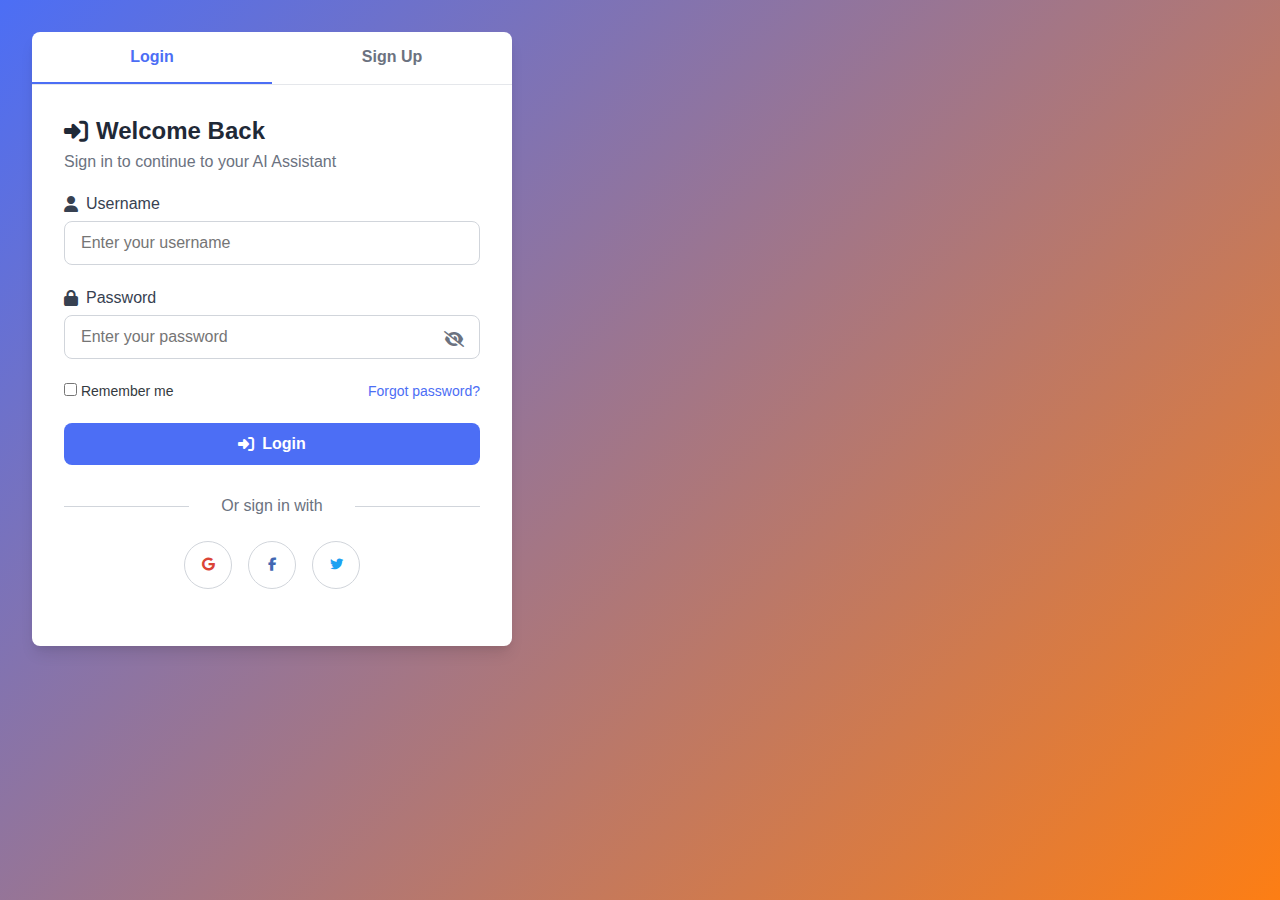
<file: frontend/index.html>
<!DOCTYPE html>
<html lang="en">
<head>
    <meta charset="UTF-8">
    <meta name="viewport" content="width=device-width, initial-scale=1.0">
    <title>AI Assistant Platform</title>
    <link rel="stylesheet" href="styles.css">
    <!-- Add Font Awesome for icons -->
    <link rel="stylesheet" href="https://cdnjs.cloudflare.com/ajax/libs/font-awesome/6.4.0/css/all.min.css">
</head>
<body>
    <div id="app">
        <!-- Login/Signup Container will be shown first -->
        <div id="auth-container" class="visible">
            <div class="auth-box">
                <div class="tabs">
                    <div class="tab active" data-tab="login">Login</div>
                    <div class="tab" data-tab="signup">Sign Up</div>
                </div>
                
                <div id="login-form" class="form-container visible">
                    <h2><i class="fas fa-sign-in-alt"></i> Welcome Back</h2>
                    <p class="form-subtitle">Sign in to continue to your AI Assistant</p>
                    
                    <div class="input-group">
                        <label for="login-username"><i class="fas fa-user"></i> Username</label>
                        <input type="text" id="login-username" placeholder="Enter your username">
                    </div>
                    
                    <div class="input-group">
                        <label for="login-password"><i class="fas fa-lock"></i> Password</label>
                        <input type="password" id="login-password" placeholder="Enter your password">
                        <i class="fas fa-eye-slash toggle-password"></i>
                    </div>
                    
                    <div class="remember-forgot">
                        <div>
                            <input type="checkbox" id="remember-me">
                            <label for="remember-me">Remember me</label>
                        </div>
                        <a href="#" class="forgot-link">Forgot password?</a>
                    </div>
                    
                    <button id="login-button" class="primary-button">
                        <i class="fas fa-sign-in-alt"></i> Login
                    </button>
                    
                    <div class="social-login">
                        <p>Or sign in with</p>
                        <div class="social-icons">
                            <button class="social-btn google"><i class="fab fa-google"></i></button>
                            <button class="social-btn facebook"><i class="fab fa-facebook-f"></i></button>
                            <button class="social-btn twitter"><i class="fab fa-twitter"></i></button>
                        </div>
                    </div>
                </div>
                
                <div id="signup-form" class="form-container">
                    <h2><i class="fas fa-user-plus"></i> Create Account</h2>
                    <p class="form-subtitle">Get started with your AI Assistant</p>
                    
                    <div class="input-group">
                        <label for="signup-username"><i class="fas fa-user"></i> Username</label>
                        <input type="text" id="signup-username" placeholder="Choose a username">
                    </div>
                    
                    <div class="input-group">
                        <label for="signup-email"><i class="fas fa-envelope"></i> Email</label>
                        <input type="email" id="signup-email" placeholder="Enter your email">
                    </div>
                    
                    <div class="input-group">
                        <label for="signup-password"><i class="fas fa-lock"></i> Password</label>
                        <input type="password" id="signup-password" placeholder="Create a password">
                        <i class="fas fa-eye-slash toggle-password"></i>
                    </div>
                    
                    <div class="input-group">
                        <label for="signup-confirm"><i class="fas fa-lock"></i> Confirm Password</label>
                        <input type="password" id="signup-confirm" placeholder="Confirm your password">
                    </div>
                    
                    <div class="terms">
                        <input type="checkbox" id="agree-terms">
                        <label for="agree-terms">I agree to the <a href="#">Terms of Service</a> and <a href="#">Privacy Policy</a></label>
                    </div>
                    
                    <button id="signup-button" class="primary-button">
                        <i class="fas fa-user-plus"></i> Create Account
                    </button>
                </div>
            </div>
        </div>
        
        <!-- Main Application (will be shown after login) -->
        <div id="main-app" class="hidden">
            <!-- Your existing app content -->
            <div class="telegram-settings-section">
                <h2><i class="fab fa-telegram"></i> Telegram Integration</h2>
                <div class="status-indicator">
                    <div id="telegram-status-light" class="status-light disconnected"></div>
                    <span id="telegram-status-text">Checking connection...</span>
                </div>
                
                <div class="telegram-instructions">
                    <h3>Connect to Telegram</h3>
                    <p>Use our AI assistant directly in Telegram by following these steps:</p>
                    <ol>
                        <li>Open Telegram and search for <span id="bot-username">@YourAIAssistantBot</span></li>
                        <li>Start a conversation with the bot by clicking "Start"</li>
                        <li>Send a message to begin chatting with the AI</li>
                    </ol>
                    
                    <div class="qr-section">
                        <p>Or scan this QR code:</p>
                        <div id="telegram-qr-code"></div>
                    </div>
                </div>
                
                <div class="troubleshooting">
                    <h3>Troubleshooting</h3>
                    <p>If you're having trouble connecting to Telegram:</p>
                    <ul>
                        <li>Check your internet connection</li>
                        <li>Make sure the bot is active by visiting <a id="bot-link" href="#" target="_blank">the bot on Telegram</a></li>
                        <li>Try restarting the application</li>
                    </ul>
                </div>
            </div>
        </div>
    </div>
    
    <script src="api.js"></script>
    <script src="script.js"></script>
    <script>
        // Authentication UI Logic
        document.addEventListener('DOMContentLoaded', function() {
            // Tab switching
            const tabs = document.querySelectorAll('.tab');
            const loginForm = document.getElementById('login-form');
            const signupForm = document.getElementById('signup-form');
            
            tabs.forEach(tab => {
                tab.addEventListener('click', function() {
                    tabs.forEach(t => t.classList.remove('active'));
                    this.classList.add('active');
                    
                    const tabName = this.getAttribute('data-tab');
                    if (tabName === 'login') {
                        loginForm.classList.add('visible');
                        signupForm.classList.remove('visible');
                    } else {
                        signupForm.classList.add('visible');
                        loginForm.classList.remove('visible');
                    }
                });
            });
            
            // Toggle password visibility
            const toggles = document.querySelectorAll('.toggle-password');
            toggles.forEach(toggle => {
                toggle.addEventListener('click', function() {
                    const input = this.previousElementSibling;
                    if (input.type === 'password') {
                        input.type = 'text';
                        this.classList.remove('fa-eye-slash');
                        this.classList.add('fa-eye');
                    } else {
                        input.type = 'password';
                        this.classList.remove('fa-eye');
                        this.classList.add('fa-eye-slash');
                    }
                });
            });
            
            // Login functionality
            document.getElementById('login-button').addEventListener('click', async function() {
                const username = document.getElementById('login-username').value;
                const password = document.getElementById('login-password').value;
                
                if (!username || !password) {
                    alert('Please enter both username and password');
                    return;
                }
                
                try {
                    const response = await fetch('/api/auth/login', {
                        method: 'POST',
                        headers: { 'Content-Type': 'application/json' },
                        body: JSON.stringify({ username, password })
                    });
                    
                    const data = await response.json();
                    
                    if (response.ok) {
                        // Store token and show main app
                        localStorage.setItem('auth_token', data.token);
                        localStorage.setItem('username', data.username);
                        
                        document.getElementById('auth-container').classList.remove('visible');
                        document.getElementById('auth-container').classList.add('hidden');
                        document.getElementById('main-app').classList.remove('hidden');
                        document.getElementById('main-app').classList.add('visible');
                        
                        // Initialize main app if needed
                        if (typeof initApp === 'function') {
                            initApp();
                        }
                        
                        // Check Telegram status after login
                        checkTelegramStatus();
                    } else {
                        alert(data.error || 'Login failed');
                    }
                } catch (error) {
                    console.error('Login error:', error);
                    alert('Login failed. Please try again.');
                }
            });
            
            // Signup functionality
            document.getElementById('signup-button').addEventListener('click', async function() {
                const username = document.getElementById('signup-username').value;
                const email = document.getElementById('signup-email').value;
                const password = document.getElementById('signup-password').value;
                const confirm = document.getElementById('signup-confirm').value;
                const agreeTerms = document.getElementById('agree-terms').checked;
                
                if (!username || !email || !password) {
                    alert('Please fill in all required fields');
                    return;
                }
                
                if (password !== confirm) {
                    alert('Passwords do not match');
                    return;
                }
                
                if (!agreeTerms) {
                    alert('You must agree to the Terms of Service and Privacy Policy');
                    return;
                }
                
                try {
                    const response = await fetch('/api/auth/signup', {
                        method: 'POST',
                        headers: { 'Content-Type': 'application/json' },
                        body: JSON.stringify({ username, email, password })
                    });
                    
                    const data = await response.json();
                    
                    if (response.ok) {
                        // Store token and show main app
                        localStorage.setItem('auth_token', data.token);
                        localStorage.setItem('username', data.username);
                        
                        document.getElementById('auth-container').classList.remove('visible');
                        document.getElementById('auth-container').classList.add('hidden');
                        document.getElementById('main-app').classList.remove('hidden');
                        document.getElementById('main-app').classList.add('visible');
                        
                        // Initialize main app if needed
                        if (typeof initApp === 'function') {
                            initApp();
                        }
                        
                        // Check Telegram status after signup
                        checkTelegramStatus();
                    } else {
                        alert(data.error || 'Signup failed');
                    }
                } catch (error) {
                    console.error('Signup error:', error);
                    alert('Signup failed. Please try again.');
                }
            });
            
            // Check if user is already logged in
            const token = localStorage.getItem('auth_token');
            if (token) {
                // Show main app directly
                document.getElementById('auth-container').classList.remove('visible');
                document.getElementById('auth-container').classList.add('hidden');
                document.getElementById('main-app').classList.remove('hidden');
                document.getElementById('main-app').classList.add('visible');
                
                // Initialize main app if needed
                if (typeof initApp === 'function') {
                    initApp();
                }
                
                // Check Telegram status after login
                checkTelegramStatus();
            }
        });
        
        // Function to check Telegram bot status
        async function checkTelegramStatus() {
            try {
                const statusLight = document.getElementById('telegram-status-light');
                const statusText = document.getElementById('telegram-status-text');
                const botUsername = document.getElementById('bot-username');
                const botLink = document.getElementById('bot-link');
                
                // Update status to "connecting" while checking
                statusLight.className = 'status-light connecting';
                statusText.textContent = 'Connecting to Telegram...';
                
                const response = await fetch('/api/telegram/status');
                const data = await response.json();
                
                if (data.connected) {
                    // Telegram bot is connected
                    statusLight.className = 'status-light connected';
                    statusText.textContent = 'Connected to Telegram';
                    
                    // Update bot information
                    if (data.bot_username) {
                        botUsername.textContent = '@' + data.bot_username;
                        botLink.href = 'https://t.me/' + data.bot_username;
                    }
                    
                    // Generate QR code
                    generateTelegramQR(data.bot_username);
                } else {
                    // Telegram bot is disconnected
                    statusLight.className = 'status-light disconnected';
                    statusText.textContent = data.error || 'Disconnected from Telegram';
                }
            } catch (error) {
                console.error('Error checking Telegram status:', error);
                document.getElementById('telegram-status-light').className = 'status-light disconnected';
                document.getElementById('telegram-status-text').textContent = 'Error connecting to Telegram';
            }
        }
        
        // Function to generate QR code for Telegram bot
        function generateTelegramQR(username) {
            if (!username) return;
            
            const qrContainer = document.getElementById('telegram-qr-code');
            qrContainer.innerHTML = '';
            
            // Using Google Charts API to generate QR code
            const telegramUrl = 'https://t.me/' + username;
            const qrImageUrl = 'https://chart.googleapis.com/chart?cht=qr&chl=' + 
                encodeURIComponent(telegramUrl) + 
                '&chs=200x200&choe=UTF-8&chld=L|0';
            
            const qrImage = document.createElement('img');
            qrImage.src = qrImageUrl;
            qrImage.alt = 'Telegram Bot QR Code';
            qrImage.width = 180;
            qrImage.height = 180;
            
            qrContainer.appendChild(qrImage);
        }
        
        // Also check Telegram status when the login button is clicked
        document.getElementById('login-button').addEventListener('click', function() {
            // After the existing login code executes and is successful
            setTimeout(() => {
                if (document.getElementById('main-app').classList.contains('visible')) {
                    checkTelegramStatus();
                }
            }, 1000); // Wait for the login process to complete
        });
        
        // Also check Telegram status when the signup button is clicked
        document.getElementById('signup-button').addEventListener('click', function() {
            // After the existing signup code executes and is successful
            setTimeout(() => {
                if (document.getElementById('main-app').classList.contains('visible')) {
                    checkTelegramStatus();
                }
            }, 1000); // Wait for the signup process to complete
        });
    </script>
</body>
</html>
</file>
<file: frontend/styles.css>
/* Modern CSS for the application */
:root {
    --primary-color: #4f46e5;
    --primary-dark: #4338ca;
    --secondary-color: #06b6d4;
    --success-color: #10b981;
    --warning-color: #f59e0b;
    --danger-color: #ef4444;
    --gray-100: #f3f4f6;
    --gray-200: #e5e7eb;
    --gray-300: #d1d5db;
    --gray-400: #9ca3af;
    --gray-500: #6b7280;
    --gray-600: #4b5563;
    --gray-700: #374151;
    --gray-800: #1f2937;
    --gray-900: #111827;
    --box-shadow: 0 10px 15px -3px rgba(0, 0, 0, 0.1), 0 4px 6px -2px rgba(0, 0, 0, 0.05);
    --border-radius: 0.5rem;
}

* {
    margin: 0;
    padding: 0;
    box-sizing: border-box;
    font-family: 'Segoe UI', Tahoma, Geneva, Verdana, sans-serif;
}

body {
    background-color: #f9fafb;
    color: var(--gray-800);
    min-height: 100vh;
    display: flex;
    flex-direction: column;
}

#app {
    flex: 1;
    display: flex;
    flex-direction: column;
}

.hidden {
    display: none !important;
}

.visible {
    display: block !important;
}

/* Auth Container */
#auth-container {
    display: flex;
    justify-content: center;
    align-items: center;
    min-height: 100vh;
    padding: 2rem;
    background: linear-gradient(135deg, var(--primary-color), var(--secondary-color));
}

.auth-box {
    width: 100%;
    max-width: 480px;
    background-color: white;
    border-radius: var(--border-radius);
    box-shadow: var(--box-shadow);
    overflow: hidden;
    position: relative;
}

/* Tabs */
.tabs {
    display: flex;
    border-bottom: 1px solid var(--gray-200);
}

.tab {
    flex: 1;
    text-align: center;
    padding: 1rem;
    font-weight: 600;
    color: var(--gray-500);
    cursor: pointer;
    transition: all 0.3s ease;
}

.tab.active {
    color: var(--primary-color);
    border-bottom: 2px solid var(--primary-color);
}

/* Form Container */
.form-container {
    padding: 2rem;
    display: none;
}

.form-container.visible {
    display: block;
}

.form-container h2 {
    color: var(--gray-800);
    margin-bottom: 0.5rem;
    font-size: 1.5rem;
    display: flex;
    align-items: center;
    gap: 0.5rem;
}

.form-subtitle {
    color: var(--gray-500);
    margin-bottom: 1.5rem;
}

/* Input Groups */
.input-group {
    margin-bottom: 1.5rem;
    position: relative;
}

.input-group label {
    display: block;
    margin-bottom: 0.5rem;
    color: var(--gray-700);
    font-weight: 500;
    display: flex;
    align-items: center;
    gap: 0.5rem;
}

.input-group input {
    width: 100%;
    padding: 0.75rem 1rem;
    border: 1px solid var(--gray-300);
    border-radius: var(--border-radius);
    font-size: 1rem;
    transition: border-color 0.3s ease;
}

.input-group input:focus {
    outline: none;
    border-color: var(--primary-color);
    box-shadow: 0 0 0 3px rgba(79, 70, 229, 0.2);
}

.toggle-password {
    position: absolute;
    right: 1rem;
    bottom: 0.75rem;
    cursor: pointer;
    color: var(--gray-500);
}

/* Remember me & Forgot password */
.remember-forgot {
    display: flex;
    justify-content: space-between;
    align-items: center;
    margin-bottom: 1.5rem;
    font-size: 0.875rem;
}

.remember-forgot a {
    color: var(--primary-color);
    text-decoration: none;
}

.remember-forgot a:hover {
    text-decoration: underline;
}

/* Terms */
.terms {
    margin-bottom: 1.5rem;
    font-size: 0.875rem;
    color: var(--gray-600);
}

.terms a {
    color: var(--primary-color);
    text-decoration: none;
}

.terms a:hover {
    text-decoration: underline;
}

/* Buttons */
.primary-button {
    width: 100%;
    padding: 0.75rem 1rem;
    background-color: var(--primary-color);
    color: white;
    border: none;
    border-radius: var(--border-radius);
    font-size: 1rem;
    font-weight: 600;
    cursor: pointer;
    transition: background-color 0.3s ease;
    display: flex;
    justify-content: center;
    align-items: center;
    gap: 0.5rem;
}

.primary-button:hover {
    background-color: var(--primary-dark);
}

/* Social Login */
.social-login {
    margin-top: 2rem;
    text-align: center;
}

.social-login p {
    color: var(--gray-500);
    margin-bottom: 1rem;
    position: relative;
}

.social-login p::before,
.social-login p::after {
    content: "";
    position: absolute;
    top: 50%;
    width: 30%;
    height: 1px;
    background-color: var(--gray-300);
}

.social-login p::before {
    left: 0;
}

.social-login p::after {
    right: 0;
}

.social-icons {
    display: flex;
    justify-content: center;
    gap: 1rem;
}

.social-btn {
    width: 3rem;
    height: 3rem;
    border-radius: 50%;
    display: flex;
    align-items: center;
    justify-content: center;
    border: 1px solid var(--gray-300);
    cursor: pointer;
    transition: all 0.3s ease;
    background-color: white;
}

.social-btn:hover {
    transform: translateY(-3px);
    box-shadow: 0 4px 6px rgba(0, 0, 0, 0.1);
}

.social-btn.google {
    color: #DB4437;
}

.social-btn.facebook {
    color: #4267B2;
}

.social-btn.twitter {
    color: #1DA1F2;
}

/* Responsive */
@media (max-width: 640px) {
    .auth-box {
        max-width: 100%;
    }
    
    .form-container {
        padding: 1.5rem;
    }
}

/* Main App Styling */
#main-app {
    flex: 1;
    display: flex;
    flex-direction: column;
}

/* Global Styles */
:root {
    --primary-color: #4c6ef5;
    --primary-hover: #3b5bdb;
    --secondary-color: #fd7e14;
    --dark-color: #343a40;
    --light-color: #f8f9fa;
    --gray-color: #6c757d;
    --success-color: #2fb380;
    --danger-color: #e74c3c;
    --border-color: #dee2e6;
    --shadow: 0 4px 6px rgba(0, 0, 0, 0.1);
    --border-radius: 8px;
}

* {
    margin: 0;
    padding: 0;
    box-sizing: border-box;
    font-family: 'Segoe UI', Tahoma, Geneva, Verdana, sans-serif;
}

body {
    background-color: #f5f5f5;
    color: var(--dark-color);
    min-height: 100vh;
}

.app-container {
    display: flex;
    min-height: 100vh;
}

/* Button Styles */
.btn {
    padding: 10px 15px;
    border: none;
    border-radius: 5px;
    cursor: pointer;
    font-weight: 600;
    transition: all 0.3s ease;
}

.btn-primary {
    background-color: var(--primary-color);
    color: white;
}

.btn-primary:hover {
    background-color: var(--primary-hover);
}

.btn-danger {
    background-color: var(--danger-color);
    color: white;
}

.btn-danger:hover {
    background-color: #c0392b;
}

/* Form Styles */
.form-group {
    margin-bottom: 15px;
}

.form-group label {
    display: block;
    margin-bottom: 5px;
    font-weight: 600;
}

.form-group input, .form-group select, .form-group textarea {
    width: 100%;
    padding: 8px 10px;
    border: 1px solid var(--border-color);
    border-radius: 5px;
    font-size: 16px;
}

.form-group textarea {
    resize: vertical;
}

/* Table Styles */
.table-container {
    background-color: white;
    border-radius: 10px;
    box-shadow: var(--shadow);
    overflow: hidden;
    margin-top: 20px;
}

table {
    width: 100%;
    border-collapse: collapse;
}

table th, table td {
    padding: 12px 15px;
    text-align: left;
}

table th {
    background-color: #f8f9fa;
    border-bottom: 2px solid var(--border-color);
}

table tbody tr {
    border-bottom: 1px solid var(--border-color);
}

table tbody tr:hover {
    background-color: #f8f9fa;
}

/* Sidebar Styles */
.sidebar {
    width: 250px;
    background-color: var(--dark-color);
    color: white;
    display: flex;
    flex-direction: column;
    box-shadow: 2px 0 5px rgba(0, 0, 0, 0.1);
}

.sidebar-header {
    padding: 20px;
    text-align: center;
    border-bottom: 1px solid rgba(255, 255, 255, 0.1);
}

.sidebar-nav {
    flex: 1;
}

.sidebar-nav ul {
    list-style: none;
}

.sidebar-nav li {
    padding: 15px 20px;
    cursor: pointer;
    transition: background-color 0.3s;
    display: flex;
    align-items: center;
}

.sidebar-nav li i {
    margin-right: 10px;
}

.sidebar-nav li:hover {
    background-color: rgba(255, 255, 255, 0.1);
}

.sidebar-nav li.active {
    background-color: var(--primary-color);
}

.sidebar-footer {
    padding: 15px;
    border-top: 1px solid rgba(255, 255, 255, 0.1);
}

.sidebar-footer button {
    width: 100%;
    padding: 10px;
    background-color: transparent;
    border: 1px solid rgba(255, 255, 255, 0.2);
    color: white;
    border-radius: 5px;
    cursor: pointer;
}

.sidebar-footer button:hover {
    background-color: rgba(255, 255, 255, 0.1);
}

/* Main Content Styles */
.main-content {
    flex: 1;
    position: relative;
}

.screen {
    padding: 30px;
    height: 100%;
}

.screen h1 {
    margin-bottom: 20px;
    color: var(--dark-color);
}

.hidden {
    display: none;
}

/* Authentication Styles - New */
.auth-container {
    display: flex;
    justify-content: center;
    align-items: center;
    min-height: 100vh;
    padding: 20px;
    background: linear-gradient(135deg, #f5f7fa 0%, #c3cfe2 100%);
}

.auth-card {
    width: 100%;
    max-width: 450px;
    background-color: white;
    border-radius: 12px;
    box-shadow: 0 8px 24px rgba(0, 0, 0, 0.15);
    overflow: hidden;
    animation: fadeIn 0.5s ease-out;
}

.auth-header {
    padding: 30px 0;
    text-align: center;
    background: linear-gradient(to right, #4c6ef5, #3b5bdb);
    color: white;
    position: relative;
}

.logo-container {
    display: flex;
    align-items: center;
    justify-content: center;
    margin-bottom: 5px;
}

.logo-icon {
    font-size: 2.5rem;
    margin-right: 15px;
    color: white;
}

.auth-header h1 {
    font-size: 2.2rem;
    margin: 0;
}

.auth-subtitle {
    font-size: 1rem;
    opacity: 0.8;
}

.auth-form {
    padding: 30px;
}

.auth-form h2 {
    margin-bottom: 25px;
    font-size: 1.8rem;
    color: var(--dark-color);
    text-align: center;
}

.auth-form .form-group {
    margin-bottom: 20px;
    position: relative;
}

.auth-form .form-group label {
    display: flex;
    align-items: center;
    margin-bottom: 8px;
    font-weight: 500;
    color: #495057;
}

.auth-form .form-group label i {
    margin-right: 8px;
    color: var(--primary-color);
}

.auth-form .form-group input {
    width: 100%;
    padding: 12px 15px;
    border: 1px solid #ced4da;
    border-radius: var(--border-radius);
    font-size: 1rem;
    transition: all 0.2s;
}

.auth-form .form-group input:focus {
    border-color: var(--primary-color);
    box-shadow: 0 0 0 3px rgba(76, 110, 245, 0.2);
    outline: none;
}

.password-toggle {
    position: absolute;
    right: 15px;
    top: 40px;
    cursor: pointer;
    color: #6c757d;
}

.form-options {
    display: flex;
    justify-content: space-between;
    align-items: center;
    margin-bottom: 25px;
    font-size: 0.9rem;
}

.checkbox-container {
    display: flex;
    align-items: center;
    position: relative;
    cursor: pointer;
    padding-left: 25px;
}

.checkbox-container input {
    position: absolute;
    opacity: 0;
    cursor: pointer;
    height: 0;
    width: 0;
}

.checkmark {
    position: absolute;
    left: 0;
    height: 18px;
    width: 18px;
    background-color: #fff;
    border: 1px solid #ced4da;
    border-radius: 3px;
}

.checkbox-container:hover input ~ .checkmark {
    border-color: var(--primary-color);
}

.checkbox-container input:checked ~ .checkmark {
    background-color: var(--primary-color);
    border-color: var(--primary-color);
}

.checkmark:after {
    content: "";
    position: absolute;
    display: none;
}

.checkbox-container input:checked ~ .checkmark:after {
    display: block;
}

.checkbox-container .checkmark:after {
    left: 6px;
    top: 2px;
    width: 5px;
    height: 10px;
    border: solid white;
    border-width: 0 2px 2px 0;
    transform: rotate(45deg);
}

.forgot-password {
    color: var(--primary-color);
    text-decoration: none;
}

.forgot-password:hover {
    text-decoration: underline;
}

.btn-auth {
    width: 100%;
    padding: 12px;
    background-color: var(--primary-color);
    color: white;
    border: none;
    border-radius: var(--border-radius);
    font-size: 1rem;
    font-weight: 600;
    cursor: pointer;
    transition: all 0.2s;
}

.btn-auth:hover {
    background-color: var(--primary-hover);
    transform: translateY(-2px);
    box-shadow: 0 5px 15px rgba(59, 91, 219, 0.3);
}

.btn-auth:active {
    transform: translateY(0);
}

.error-message {
    color: var(--danger-color);
    font-size: 0.9rem;
    margin-top: 10px;
    text-align: center;
}

.auth-separator {
    display: flex;
    align-items: center;
    text-align: center;
    margin: 25px 0;
}

.auth-separator::before,
.auth-separator::after {
    content: '';
    flex: 1;
    border-bottom: 1px solid #dee2e6;
}

.auth-separator span {
    padding: 0 15px;
    color: #6c757d;
    font-size: 0.9rem;
}

.social-login {
    display: flex;
    flex-direction: column;
    gap: 10px;
    margin-bottom: 25px;
}

.btn-social {
    display: flex;
    align-items: center;
    justify-content: center;
    padding: 10px;
    border-radius: var(--border-radius);
    font-weight: 500;
    color: white;
    border: none;
    cursor: pointer;
    transition: all 0.2s;
}

.btn-social i {
    margin-right: 10px;
}

.btn-google {
    background-color: #ea4335;
}

.btn-github {
    background-color: #171515;
}

.btn-social:hover {
    opacity: 0.9;
    transform: translateY(-2px);
}

.switch-auth {
    text-align: center;
    margin-top: 15px;
    font-size: 0.9rem;
}

.switch-auth a {
    color: var(--primary-color);
    text-decoration: none;
    font-weight: 600;
}

.switch-auth a:hover {
    text-decoration: underline;
}

/* Animation classes */
@keyframes fadeIn {
    from { opacity: 0; transform: translateY(-10px); }
    to { opacity: 1; transform: translateY(0); }
}

.success {
    animation: successPulse 0.5s;
}

@keyframes successPulse {
    0% { transform: scale(1); }
    50% { transform: scale(1.02); box-shadow: 0 0 20px rgba(47, 179, 128, 0.4); }
    100% { transform: scale(1); }
}

.error {
    animation: errorShake 0.5s;
}

@keyframes errorShake {
    0% { transform: translateX(0); }
    25% { transform: translateX(-10px); }
    50% { transform: translateX(10px); }
    75% { transform: translateX(-10px); }
    100% { transform: translateX(0); }
}

/* User info in sidebar */
.user-info {
    display: flex;
    align-items: center;
    padding: 10px;
    margin-bottom: 10px;
    border-bottom: 1px solid rgba(255, 255, 255, 0.1);
}

.user-avatar {
    width: 40px;
    height: 40px;
    background: rgba(255, 255, 255, 0.2);
    border-radius: 50%;
    display: flex;
    align-items: center;
    justify-content: center;
    margin-right: 10px;
}

.user-avatar i {
    font-size: 1.5rem;
    color: white;
}

.user-details {
    display: flex;
    flex-direction: column;
}

#user-name {
    font-weight: 600;
    color: white;
}

#user-role {
    font-size: 0.8rem;
    color: rgba(255, 255, 255, 0.7);
}

/* Login Screen */
#login-screen {
    background-color: #f5f5f5;
    display: flex;
    align-items: center;
    justify-content: center;
    height: 100vh;
}

.login-container {
    width: 100%;
    max-width: 400px;
    text-align: center;
}

.login-container h1 {
    margin-bottom: 30px;
    color: var(--dark-color);
}

.login-card {
    background-color: white;
    border-radius: 10px;
    box-shadow: var(--shadow);
    padding: 30px;
}

.login-card h2 {
    margin-bottom: 20px;
}

/* Dashboard Styles */
.dashboard-cards {
    display: grid;
    grid-template-columns: repeat(auto-fill, minmax(250px, 1fr));
    gap: 20px;
    margin-bottom: 30px;
}

.dashboard-card {
    background-color: white;
    border-radius: 10px;
    box-shadow: var(--shadow);
    padding: 20px;
}

.dashboard-card h3 {
    font-size: 18px;
    margin-bottom: 10px;
    color: var(--gray-color);
    display: flex;
    align-items: center;
}

.dashboard-card h3 i {
    margin-right: 10px;
}

.big-number {
    font-size: 36px;
    font-weight: 700;
    color: var(--primary-color);
}

.dashboard-section {
    margin-top: 30px;
}

.dashboard-section h2 {
    margin-bottom: 15px;
    font-size: 20px;
}

/* Screen Header */
.screen-header {
    display: flex;
    justify-content: space-between;
    align-items: center;
    margin-bottom: 20px;
}

/* Modal Styles */
.modal {
    display: none;
    position: fixed;
    top: 0;
    left: 0;
    width: 100%;
    height: 100%;
    background-color: rgba(0, 0, 0, 0.5);
    z-index: 1000;
    overflow: auto;
}

.modal-content {
    background-color: white;
    margin: 50px auto;
    padding: 30px;
    width: 80%;
    max-width: 600px;
    border-radius: 10px;
    position: relative;
}

.close-modal {
    position: absolute;
    top: 15px;
    right: 15px;
    font-size: 24px;
    cursor: pointer;
}

/* Chat History Styles */
.chat-history-container {
    background-color: white;
    border-radius: 10px;
    box-shadow: var(--shadow);
    padding: 20px;
    margin-top: 20px;
}

.chat-entry {
    margin-bottom: 30px;
    border-bottom: 1px solid var(--border-color);
    padding-bottom: 20px;
}

.chat-entry:last-child {
    border-bottom: none;
    margin-bottom: 0;
}

.chat-meta {
    display: flex;
    justify-content: space-between;
    margin-bottom: 10px;
    font-size: 14px;
    color: var(--gray-color);
}

.chat-message {
    background-color: #f8f9fa;
    padding: 15px;
    border-radius: 10px;
    margin-bottom: 15px;
}

.chat-response {
    background-color: #e9f5fe;
    padding: 15px;
    border-radius: 10px;
}

/* Test Chat Styles */
.chat-test-container {
    display: flex;
    height: calc(100vh - 140px);
    margin-top: 20px;
    background-color: white;
    border-radius: 10px;
    box-shadow: var(--shadow);
    overflow: hidden;
}

.chat-test-sidebar {
    width: 250px;
    background-color: #f8f9fa;
    padding: 20px;
    border-right: 1px solid var(--border-color);
}

.chat-window {
    flex: 1;
    display: flex;
    flex-direction: column;
}

.chat-messages {
    flex: 1;
    padding: 20px;
    overflow-y: auto;
}

.system-message {
    text-align: center;
    padding: 15px;
    background-color: #f8f9fa;
    border-radius: 10px;
    margin: 10px 0;
    color: var(--gray-color);
}

.chat-message-bubble {
    margin-bottom: 15px;
    max-width: 80%;
}

.user-message {
    margin-left: auto;
    background-color: var(--primary-color);
    color: white;
    padding: 12px;
    border-radius: 18px 18px 0 18px;
}

.agent-message {
    margin-right: auto;
    background-color: #f0f2f5;
    padding: 12px;
    border-radius: 18px 18px 18px 0;
}

.chat-input {
    display: flex;
    padding: 15px;
    border-top: 1px solid var(--border-color);
}

.chat-input input {
    flex: 1;
    padding: 12px;
    border: 1px solid var(--border-color);
    border-radius: 20px;
    margin-right: 10px;
}

.chat-input button {
    padding: 12px 15px;
    border-radius: 50%;
    width: 45px;
    height: 45px;
    display: flex;
    align-items: center;
    justify-content: center;
}

/* Loading Animation */
.loading {
    display: inline-block;
    position: relative;
    width: 80px;
    height: 20px;
    margin: 20px auto;
    text-align: center;
}

.loading div {
    display: inline-block;
    width: 12px;
    height: 12px;
    margin: 0 4px;
    background: var(--primary-color);
    border-radius: 50%;
    animation: loading 1.2s cubic-bezier(0, 0.5, 0.5, 1) infinite;
}

.loading div:nth-child(1) {
    animation-delay: -0.24s;
}

.loading div:nth-child(2) {
    animation-delay: -0.12s;
}

.loading div:nth-child(3) {
    animation-delay: 0s;
}

@keyframes loading {
    0% {
        transform: scale(0);
    }
    50% {
        transform: scale(1);
    }
    100% {
        transform: scale(0);
    }
}

/* Responsive Styles */
@media (max-width: 768px) {
    .app-container {
        flex-direction: column;
    }
    
    .sidebar {
        width: 100%;
        height: auto;
    }
    
    .dashboard-cards {
        grid-template-columns: 1fr;
    }
    
    .chat-test-container {
        flex-direction: column;
        height: auto;
    }
    
    .chat-test-sidebar {
        width: 100%;
        border-right: none;
        border-bottom: 1px solid var(--border-color);
    }
    
    .modal-content {
        width: 95%;
        margin: 20px auto;
    }
}

.chat-sidebar {
    width: 250px;
    padding: 20px;
    background-color: #f8f9fa;
    border-right: 1px solid #e9ecef;
}

.chat-main {
    flex-grow: 1;
    display: flex;
    flex-direction: column;
}

.chat-messages {
    flex-grow: 1;
    padding: 20px;
    overflow-y: auto;
    display: flex;
    flex-direction: column;
    gap: 15px;
}

.system-message {
    background-color: #f8f9fa;
    padding: 12px 15px;
    border-radius: var(--border-radius);
    align-self: center;
    margin: 15px 0;
    font-style: italic;
    color: #6c757d;
}

.message {
    max-width: 75%;
    padding: 12px 15px;
    border-radius: var(--border-radius);
    position: relative;
}

.user-message {
    align-self: flex-end;
    background-color: var(--primary-color);
    color: white;
    border-bottom-right-radius: 0;
}

.agent-message {
    align-self: flex-start;
    background-color: #f0f2f5;
    color: #333;
    border-bottom-left-radius: 0;
}

.message-time {
    font-size: 0.7rem;
    opacity: 0.7;
    margin-top: 5px;
    text-align: right;
}

.chat-input {
    display: flex;
    padding: 15px;
    border-top: 1px solid #e9ecef;
    gap: 10px;
}

.chat-input input {
    flex-grow: 1;
    border-radius: 20px;
    padding: 10px 15px;
}

.chat-input button {
    border-radius: 20px;
}

/* Responsive adjustments */
@media (max-width: 768px) {
    .app-container {
        flex-direction: column;
    }
    
    .sidebar {
        width: 100%;
        height: auto;
    }
    
    .main-content {
        padding: 15px;
    }
    
    .chat-container {
        flex-direction: column;
        height: auto;
    }
    
    .chat-sidebar {
        width: 100%;
        padding: 15px;
    }
    
    .chat-messages {
        height: 400px;
    }
    
    .getting-started-steps {
        flex-direction: column;
    }
}

/* Animations */
@keyframes pulse {
    0% {
        box-shadow: 0 0 0 0 rgba(67, 97, 238, 0.4);
    }
    70% {
        box-shadow: 0 0 0 10px rgba(67, 97, 238, 0);
    }
    100% {
        box-shadow: 0 0 0 0 rgba(67, 97, 238, 0);
    }
}

.pulse {
    animation: pulse 1.5s infinite;
}

/* Loading indicator */
.loading {
    display: inline-block;
    width: 20px;
    height: 20px;
    border: 3px solid rgba(0, 0, 0, 0.1);
    border-radius: 50%;
    border-top-color: var(--primary-color);
    animation: spin 1s ease-in-out infinite;
}

@keyframes spin {
    to {
        transform: rotate(360deg);
    }
}

/* Tooltips */
.tooltip {
    position: relative;
    display: inline-block;
}

.tooltip .tooltiptext {
    visibility: hidden;
    width: 200px;
    background-color: #333;
    color: #fff;
    text-align: center;
    border-radius: var(--border-radius);
    padding: 5px;
    position: absolute;
    z-index: 1;
    bottom: 125%;
    left: 50%;
    margin-left: -100px;
    opacity: 0;
    transition: opacity 0.3s;
}

.tooltip:hover .tooltiptext {
    visibility: visible;
    opacity: 1;
}

/* Error and success states */
.error-message {
    color: var(--warning-color);
    font-size: 0.9rem;
    margin-top: 5px;
}

.success-message {
    color: var(--success-color);
    font-size: 0.9rem;
    margin-top: 5px;
}

/* Empty state styling */
.empty-state {
    text-align: center;
    padding: 30px;
    color: #6c757d;
}

.empty-state i {
    font-size: 3rem;
    margin-bottom: 15px;
    opacity: 0.3;
}

/* Telegram Integration Styles */
.telegram-settings-section {
    background-color: white;
    border-radius: var(--border-radius);
    box-shadow: var(--box-shadow);
    padding: 2rem;
    margin: 2rem;
}

.telegram-settings-section h2 {
    display: flex;
    align-items: center;
    gap: 0.5rem;
    margin-bottom: 1.5rem;
    color: #0088cc; /* Telegram blue */
}

.telegram-settings-section h3 {
    margin: 1.5rem 0 0.75rem;
    font-size: 1.1rem;
}

.status-indicator {
    display: flex;
    align-items: center;
    gap: 0.5rem;
    margin-bottom: 1rem;
}

.status-light {
    width: 12px;
    height: 12px;
    border-radius: 50%;
}

.status-light.connected {
    background-color: var(--success-color);
    box-shadow: 0 0 8px var(--success-color);
}

.status-light.connecting {
    background-color: var(--warning-color);
    box-shadow: 0 0 8px var(--warning-color);
    animation: pulse 1.5s infinite;
}

.status-light.disconnected {
    background-color: var(--danger-color);
    box-shadow: 0 0 8px var(--danger-color);
}

@keyframes pulse {
    0% { opacity: 0.6; }
    50% { opacity: 1; }
    100% { opacity: 0.6; }
}

.telegram-instructions {
    background-color: var(--gray-100);
    padding: 1.5rem;
    border-radius: var(--border-radius);
    margin-bottom: 1.5rem;
}

.telegram-instructions ol {
    margin-left: 1.5rem;
    margin-top: 1rem;
    margin-bottom: 1rem;
}

.telegram-instructions li {
    margin-bottom: 0.5rem;
}

.qr-section {
    display: flex;
    flex-direction: column;
    align-items: center;
    margin-top: 1.5rem;
}

#telegram-qr-code {
    background-color: white;
    padding: 1rem;
    border-radius: var(--border-radius);
    margin-top: 0.5rem;
    width: 200px;
    height: 200px;
    display: flex;
    align-items: center;
    justify-content: center;
}

.troubleshooting {
    background-color: var(--gray-100);
    padding: 1.5rem;
    border-radius: var(--border-radius);
}

.troubleshooting ul {
    margin-left: 1.5rem;
    margin-top: 0.5rem;
}

.troubleshooting li {
    margin-bottom: 0.5rem;
}

#bot-username, #bot-link {
    font-weight: 600;
    color: #0088cc; /* Telegram blue */
}
</file>
